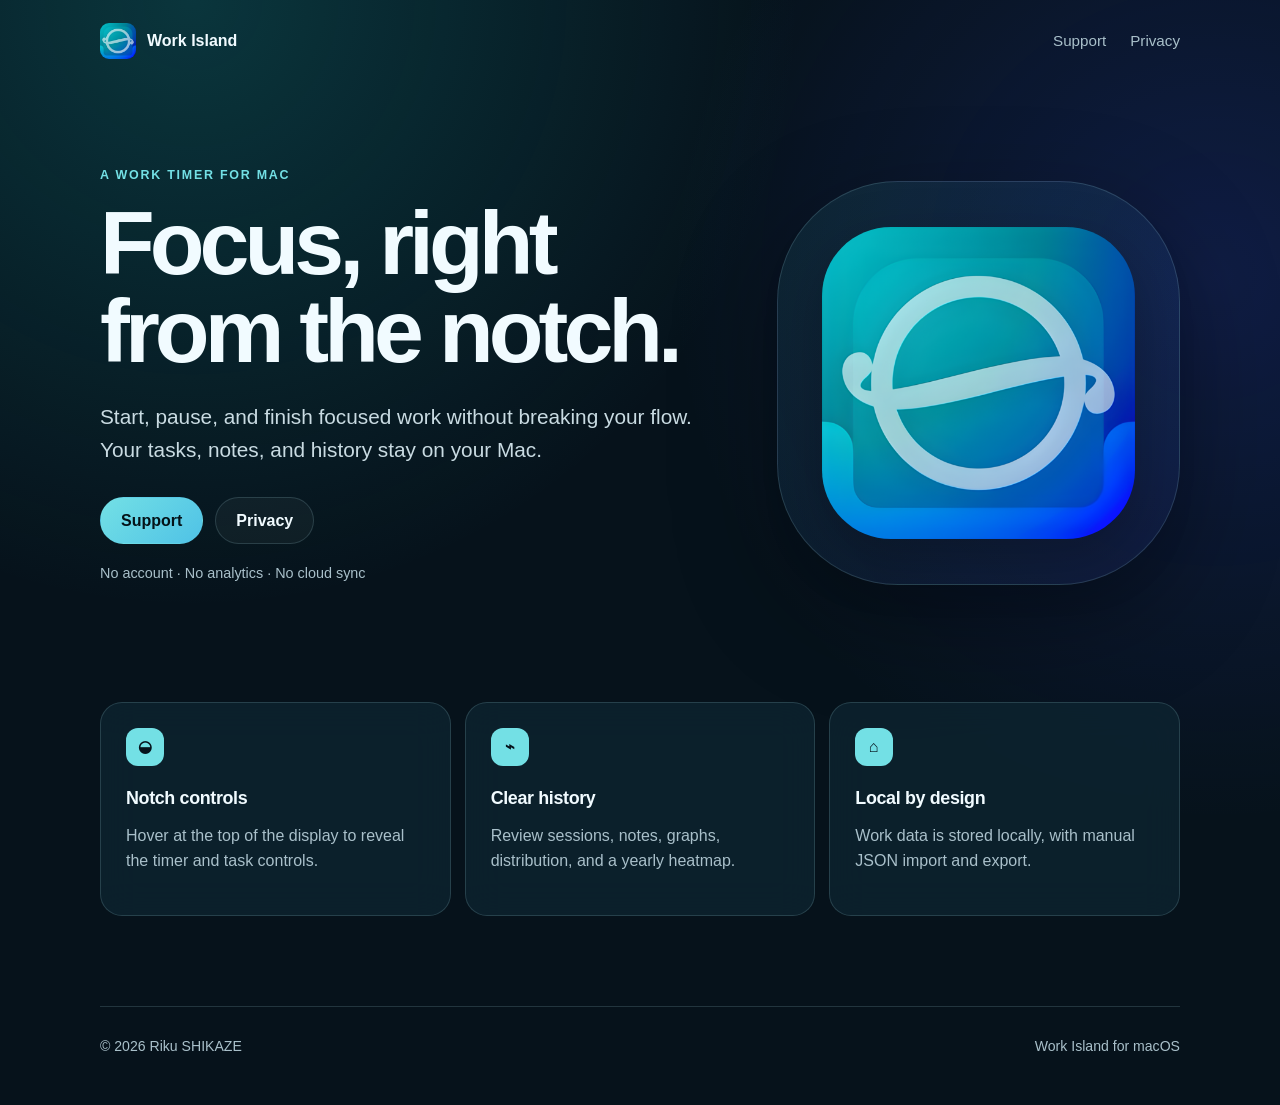
<file: index.html>
<!doctype html>
<html lang="en">
  <head>
    <meta charset="utf-8">
    <meta name="viewport" content="width=device-width, initial-scale=1">
    <meta name="description" content="Work Island is a quiet, local-first work timer for Mac.">
    <meta name="theme-color" content="#06121b">
    <title>Work Island</title>
    <link rel="icon" type="image/svg+xml" href="work-island.svg">
    <link rel="stylesheet" href="styles.css">
    <link rel="stylesheet" href="work-island-image.css">
  </head>
  <body>
    <header class="site-header">
      <a class="brand" href="index.html" aria-label="Work Island home">
        <span class="brand-icon" aria-hidden="true"></span>
        <span>Work Island</span>
      </a>
      <nav aria-label="Primary navigation">
        <a href="support.html">Support</a>
        <a href="privacy.html">Privacy</a>
      </nav>
    </header>

    <main>
      <section class="hero">
        <div class="hero-copy">
          <p class="eyebrow">A work timer for Mac</p>
          <h1>Focus, right from the notch.</h1>
          <p class="lead">Start, pause, and finish focused work without breaking your flow. Your tasks, notes, and history stay on your Mac.</p>
          <div class="actions">
            <a class="button primary" href="support.html">Support</a>
            <a class="button secondary" href="privacy.html">Privacy</a>
          </div>
          <p class="quiet">No account · No analytics · No cloud sync</p>
        </div>
        <div class="icon-card" aria-hidden="true">
          <span class="hero-icon"></span>
        </div>
      </section>

      <section class="features" aria-label="Features">
        <article>
          <span class="feature-icon">◒</span>
          <h2>Notch controls</h2>
          <p>Hover at the top of the display to reveal the timer and task controls.</p>
        </article>
        <article>
          <span class="feature-icon">⌁</span>
          <h2>Clear history</h2>
          <p>Review sessions, notes, graphs, distribution, and a yearly heatmap.</p>
        </article>
        <article>
          <span class="feature-icon">⌂</span>
          <h2>Local by design</h2>
          <p>Work data is stored locally, with manual JSON import and export.</p>
        </article>
      </section>
    </main>

    <footer>
      <span>© 2026 Riku SHIKAZE</span>
      <span>Work Island for macOS</span>
    </footer>
  </body>
</html>
</file>
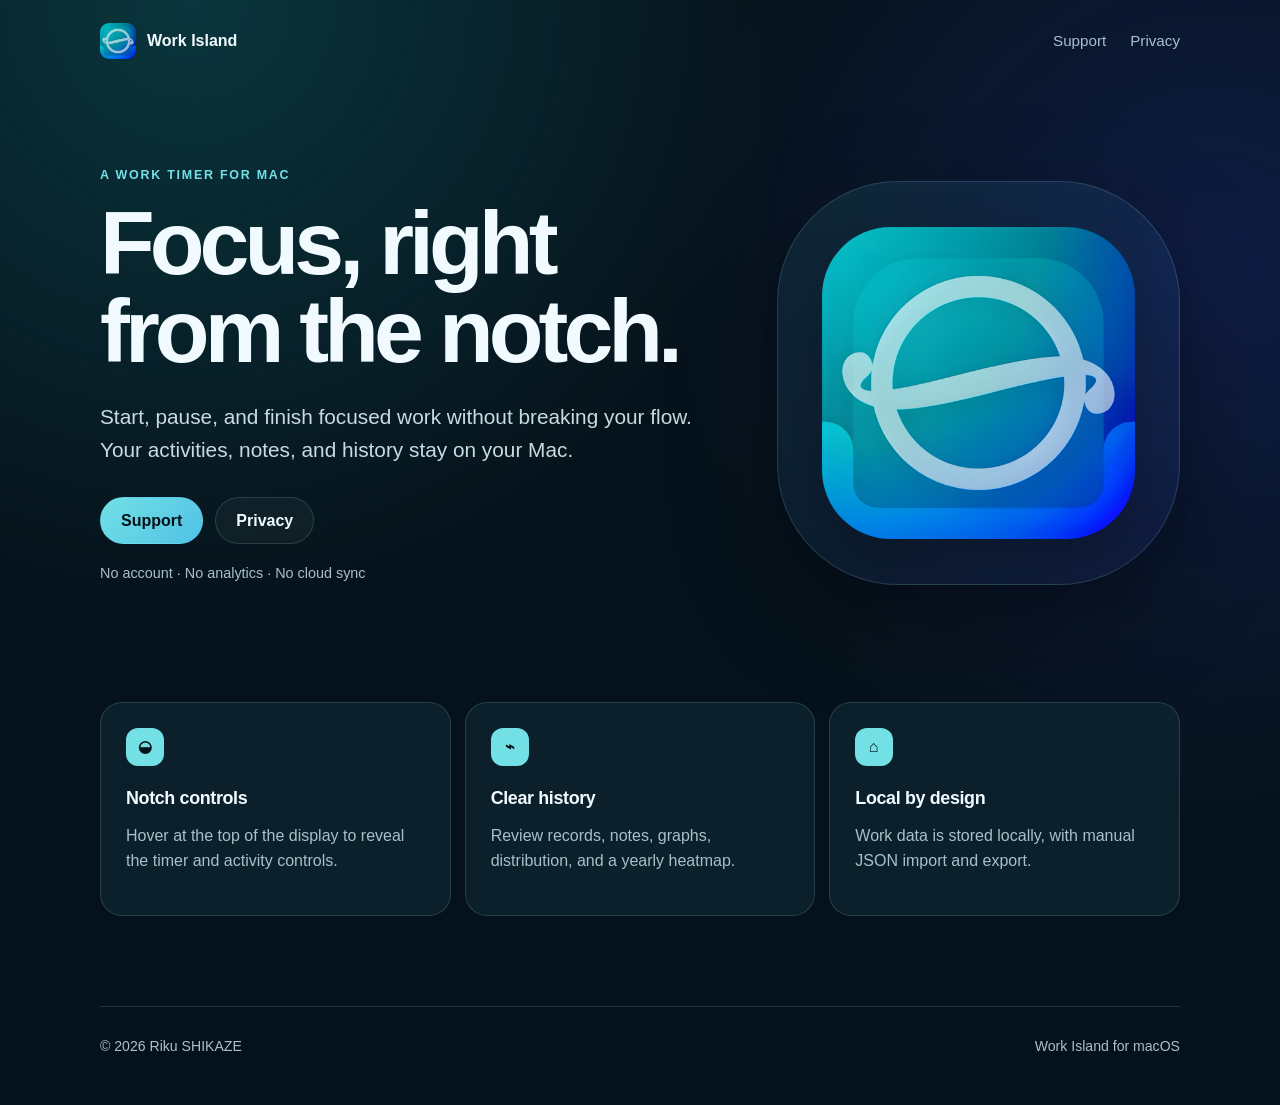
<file: AppStore/Site/index.html>
<!doctype html>
<html lang="en">
  <head>
    <meta charset="utf-8">
    <meta name="viewport" content="width=device-width, initial-scale=1">
    <meta name="description" content="Work Island is a quiet, local-first work timer for Mac.">
    <meta name="theme-color" content="#06121b">
    <title>Work Island</title>
    <link rel="icon" type="image/svg+xml" href="work-island.svg">
    <link rel="stylesheet" href="styles.css">
    <link rel="stylesheet" href="work-island-image.css">
  </head>
  <body>
    <header class="site-header">
      <a class="brand" href="index.html" aria-label="Work Island home">
        <span class="brand-icon" aria-hidden="true"></span>
        <span>Work Island</span>
      </a>
      <nav aria-label="Primary navigation">
        <a href="support.html">Support</a>
        <a href="privacy.html">Privacy</a>
      </nav>
    </header>

    <main>
      <section class="hero">
        <div class="hero-copy">
          <p class="eyebrow">A work timer for Mac</p>
          <h1>Focus, right from the notch.</h1>
          <p class="lead">Start, pause, and finish focused work without breaking your flow. Your activities, notes, and history stay on your Mac.</p>
          <div class="actions">
            <a class="button primary" href="support.html">Support</a>
            <a class="button secondary" href="privacy.html">Privacy</a>
          </div>
          <p class="quiet">No account · No analytics · No cloud sync</p>
        </div>
        <div class="icon-card" aria-hidden="true">
          <span class="hero-icon"></span>
        </div>
      </section>

      <section class="features" aria-label="Features">
        <article>
          <span class="feature-icon">◒</span>
          <h2>Notch controls</h2>
          <p>Hover at the top of the display to reveal the timer and activity controls.</p>
        </article>
        <article>
          <span class="feature-icon">⌁</span>
          <h2>Clear history</h2>
          <p>Review records, notes, graphs, distribution, and a yearly heatmap.</p>
        </article>
        <article>
          <span class="feature-icon">⌂</span>
          <h2>Local by design</h2>
          <p>Work data is stored locally, with manual JSON import and export.</p>
        </article>
      </section>
    </main>

    <footer>
      <span>© 2026 Riku SHIKAZE</span>
      <span>Work Island for macOS</span>
    </footer>
  </body>
</html>
</file>
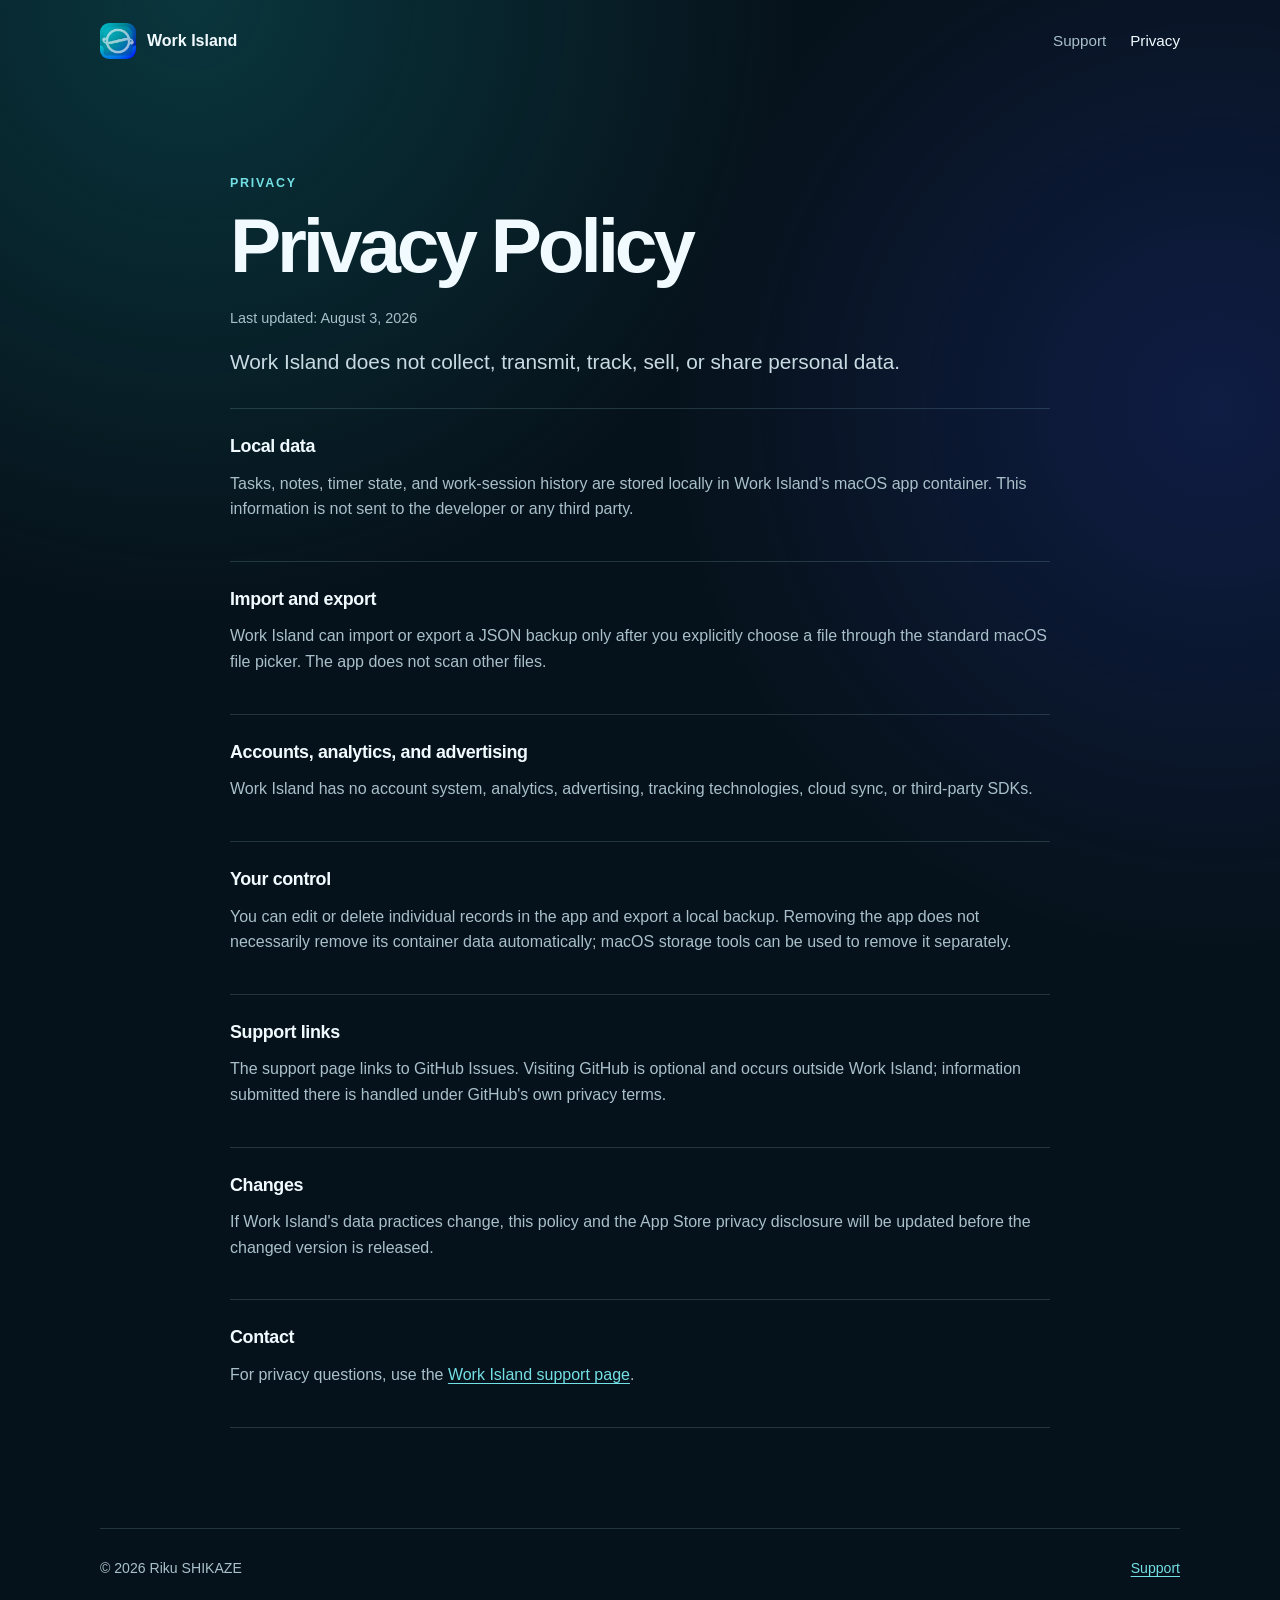
<file: privacy.html>
<!doctype html>
<html lang="en">
  <head>
    <meta charset="utf-8">
    <meta name="viewport" content="width=device-width, initial-scale=1">
    <meta name="description" content="Privacy policy for Work Island on Mac.">
    <meta name="theme-color" content="#06121b">
    <title>Privacy · Work Island</title>
    <link rel="icon" type="image/svg+xml" href="work-island.svg">
    <link rel="stylesheet" href="styles.css">
    <link rel="stylesheet" href="work-island-image.css">
  </head>
  <body>
    <header class="site-header">
      <a class="brand" href="index.html" aria-label="Work Island home">
        <span class="brand-icon" aria-hidden="true"></span>
        <span>Work Island</span>
      </a>
      <nav aria-label="Primary navigation">
        <a href="support.html">Support</a>
        <a class="current" href="privacy.html">Privacy</a>
      </nav>
    </header>

    <main class="document policy">
      <p class="eyebrow">Privacy</p>
      <h1>Privacy Policy</h1>
      <p class="quiet">Last updated: August 3, 2026</p>
      <p class="lead">Work Island does not collect, transmit, track, sell, or share personal data.</p>

      <section>
        <h2>Local data</h2>
        <p>Tasks, notes, timer state, and work-session history are stored locally in Work Island's macOS app container. This information is not sent to the developer or any third party.</p>
      </section>

      <section>
        <h2>Import and export</h2>
        <p>Work Island can import or export a JSON backup only after you explicitly choose a file through the standard macOS file picker. The app does not scan other files.</p>
      </section>

      <section>
        <h2>Accounts, analytics, and advertising</h2>
        <p>Work Island has no account system, analytics, advertising, tracking technologies, cloud sync, or third-party SDKs.</p>
      </section>

      <section>
        <h2>Your control</h2>
        <p>You can edit or delete individual records in the app and export a local backup. Removing the app does not necessarily remove its container data automatically; macOS storage tools can be used to remove it separately.</p>
      </section>

      <section>
        <h2>Support links</h2>
        <p>The support page links to GitHub Issues. Visiting GitHub is optional and occurs outside Work Island; information submitted there is handled under GitHub's own privacy terms.</p>
      </section>

      <section>
        <h2>Changes</h2>
        <p>If Work Island's data practices change, this policy and the App Store privacy disclosure will be updated before the changed version is released.</p>
      </section>

      <section>
        <h2>Contact</h2>
        <p>For privacy questions, use the <a href="support.html">Work Island support page</a>.</p>
      </section>
    </main>

    <footer>
      <span>© 2026 Riku SHIKAZE</span>
      <a href="support.html">Support</a>
    </footer>
  </body>
</html>
</file>
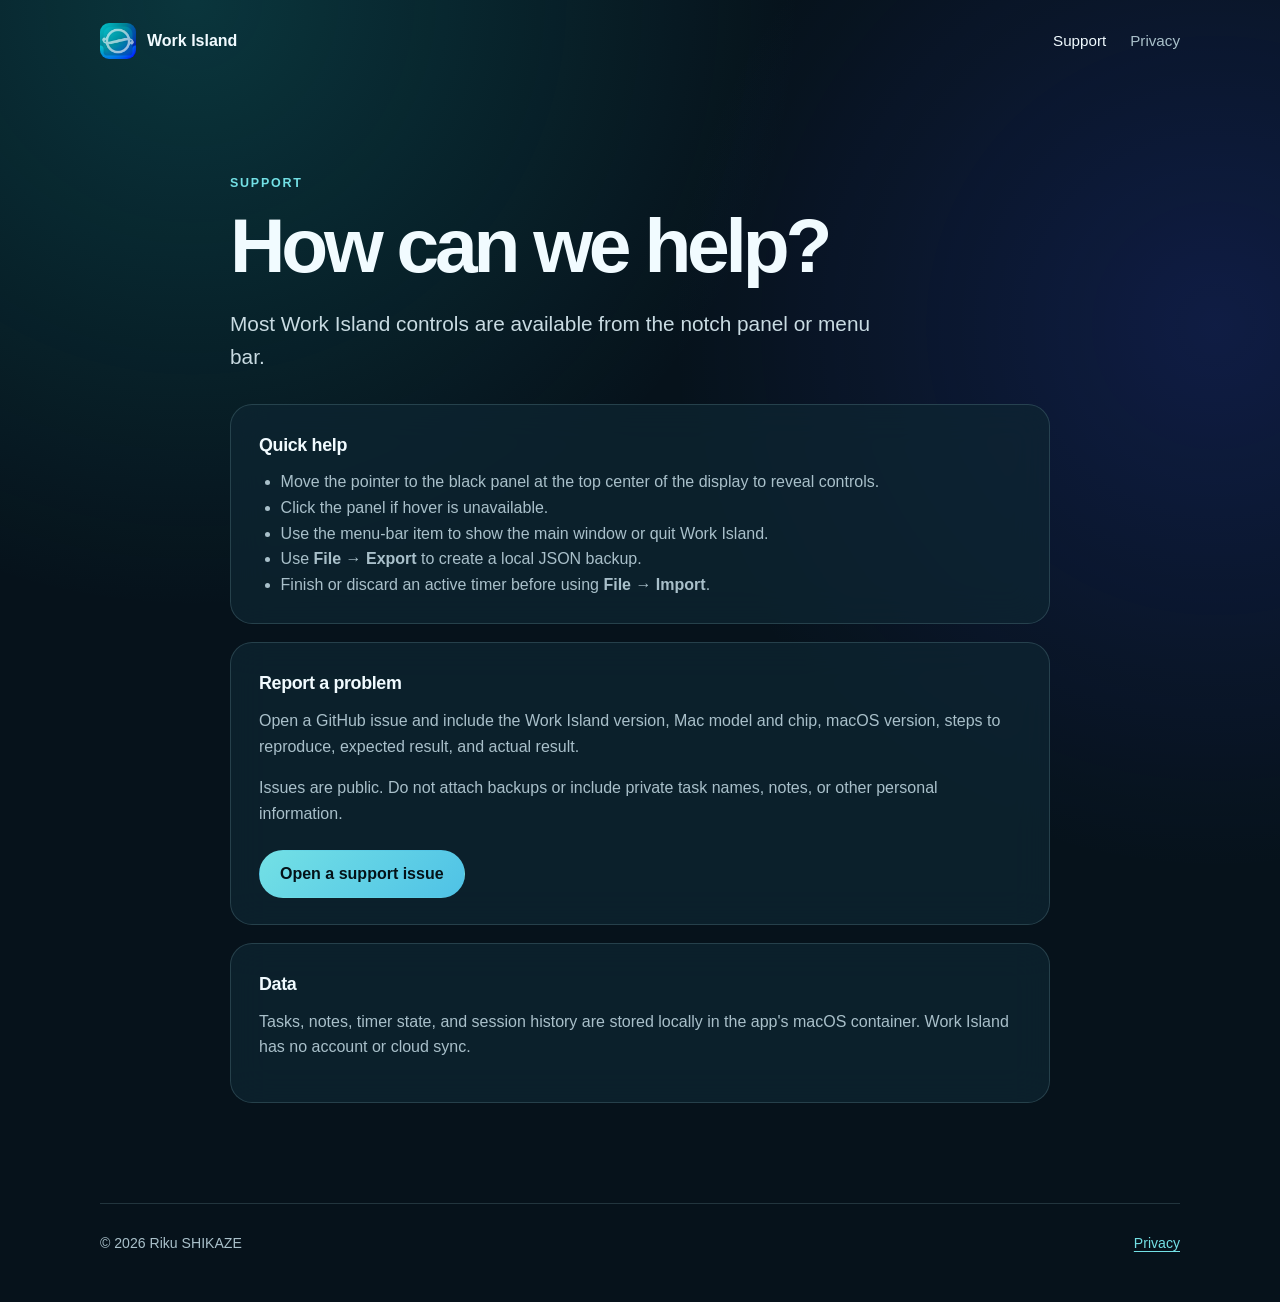
<file: support.html>
<!doctype html>
<html lang="en">
  <head>
    <meta charset="utf-8">
    <meta name="viewport" content="width=device-width, initial-scale=1">
    <meta name="description" content="Help and support for Work Island on Mac.">
    <meta name="theme-color" content="#06121b">
    <title>Support · Work Island</title>
    <link rel="icon" type="image/svg+xml" href="work-island.svg">
    <link rel="stylesheet" href="styles.css">
    <link rel="stylesheet" href="work-island-image.css">
  </head>
  <body>
    <header class="site-header">
      <a class="brand" href="index.html" aria-label="Work Island home">
        <span class="brand-icon" aria-hidden="true"></span>
        <span>Work Island</span>
      </a>
      <nav aria-label="Primary navigation">
        <a class="current" href="support.html">Support</a>
        <a href="privacy.html">Privacy</a>
      </nav>
    </header>

    <main class="document">
      <p class="eyebrow">Support</p>
      <h1>How can we help?</h1>
      <p class="lead">Most Work Island controls are available from the notch panel or menu bar.</p>

      <section class="info-card">
        <h2>Quick help</h2>
        <ul>
          <li>Move the pointer to the black panel at the top center of the display to reveal controls.</li>
          <li>Click the panel if hover is unavailable.</li>
          <li>Use the menu-bar item to show the main window or quit Work Island.</li>
          <li>Use <strong>File → Export</strong> to create a local JSON backup.</li>
          <li>Finish or discard an active timer before using <strong>File → Import</strong>.</li>
        </ul>
      </section>

      <section class="info-card">
        <h2>Report a problem</h2>
        <p>Open a GitHub issue and include the Work Island version, Mac model and chip, macOS version, steps to reproduce, expected result, and actual result.</p>
        <p>Issues are public. Do not attach backups or include private task names, notes, or other personal information.</p>
        <a class="button primary" href="https://github.com/shikaland0927-ctrl/work-island/issues/new?title=Work%20Island%20support%3A%20">Open a support issue</a>
      </section>

      <section class="info-card">
        <h2>Data</h2>
        <p>Tasks, notes, timer state, and session history are stored locally in the app's macOS container. Work Island has no account or cloud sync.</p>
      </section>
    </main>

    <footer>
      <span>© 2026 Riku SHIKAZE</span>
      <a href="privacy.html">Privacy</a>
    </footer>
  </body>
</html>
</file>
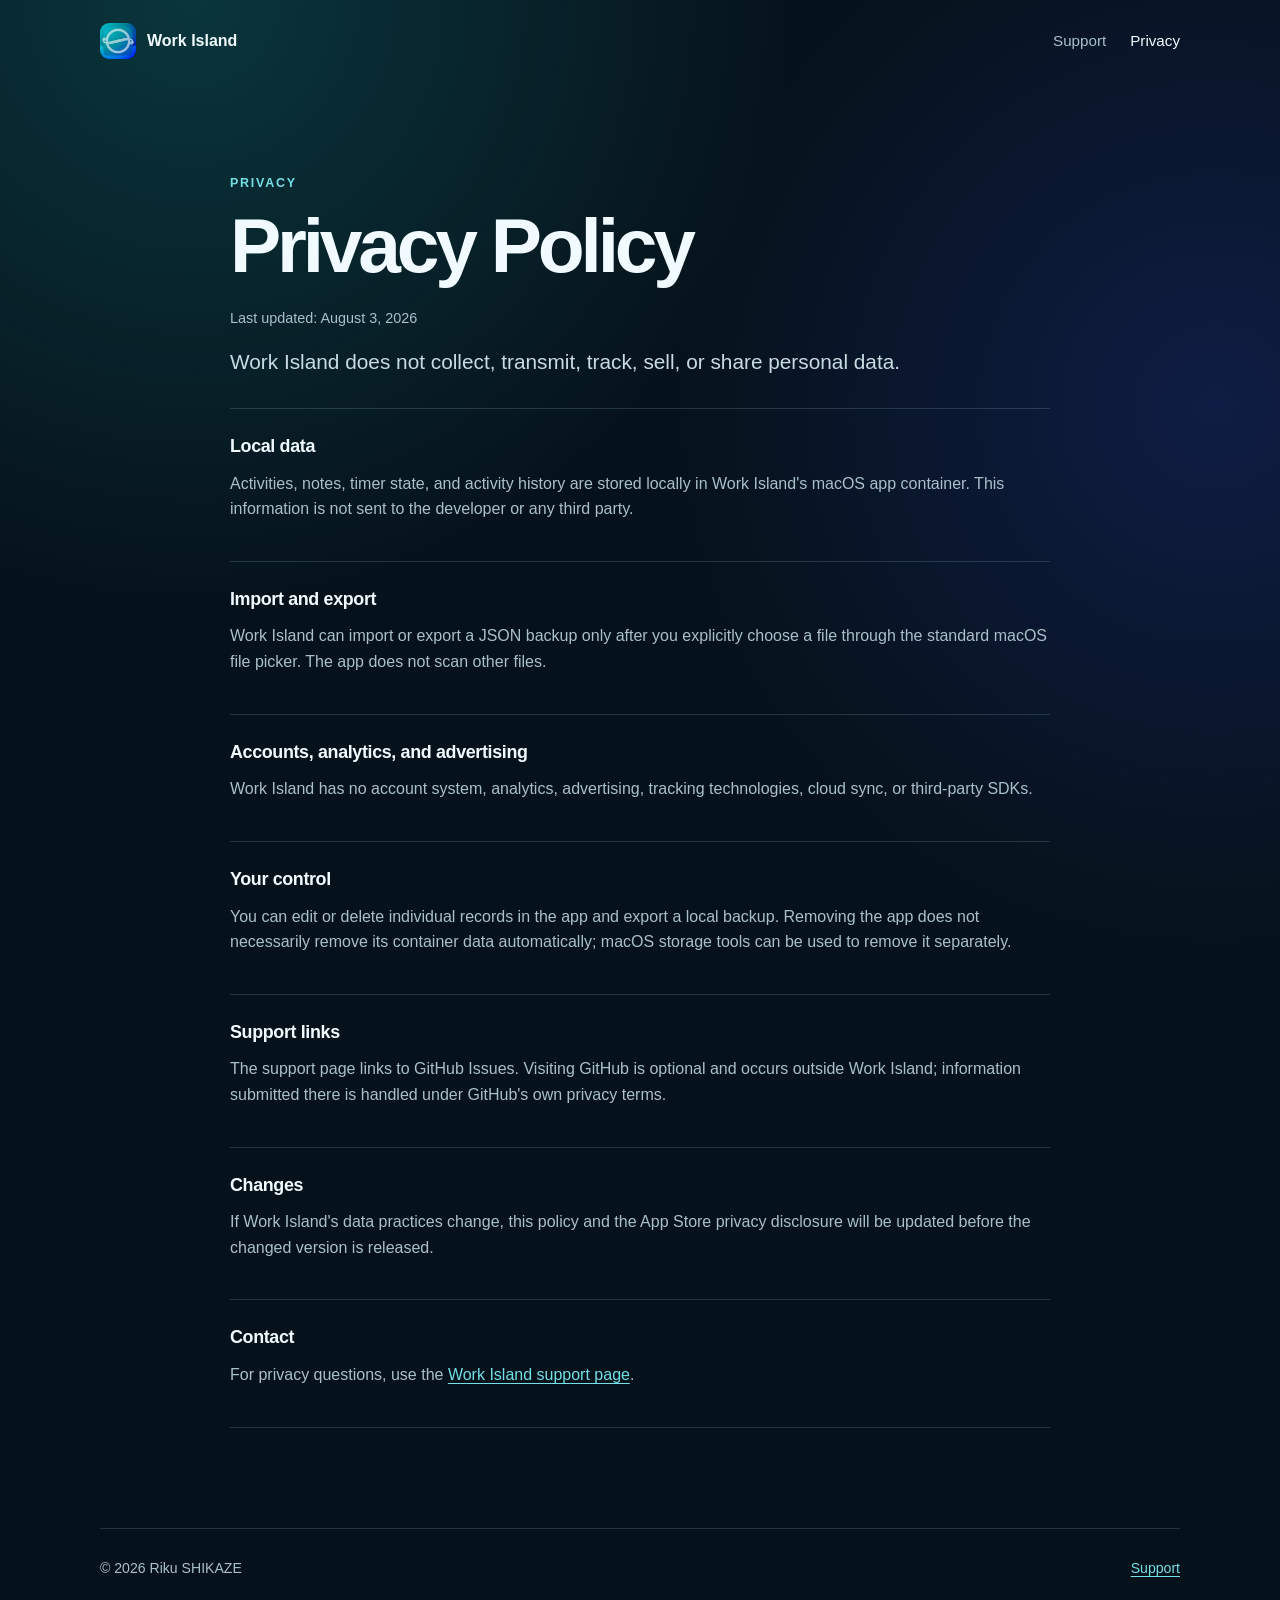
<file: AppStore/Site/privacy.html>
<!doctype html>
<html lang="en">
  <head>
    <meta charset="utf-8">
    <meta name="viewport" content="width=device-width, initial-scale=1">
    <meta name="description" content="Privacy policy for Work Island on Mac.">
    <meta name="theme-color" content="#06121b">
    <title>Privacy · Work Island</title>
    <link rel="icon" type="image/svg+xml" href="work-island.svg">
    <link rel="stylesheet" href="styles.css">
    <link rel="stylesheet" href="work-island-image.css">
  </head>
  <body>
    <header class="site-header">
      <a class="brand" href="index.html" aria-label="Work Island home">
        <span class="brand-icon" aria-hidden="true"></span>
        <span>Work Island</span>
      </a>
      <nav aria-label="Primary navigation">
        <a href="support.html">Support</a>
        <a class="current" href="privacy.html">Privacy</a>
      </nav>
    </header>

    <main class="document policy">
      <p class="eyebrow">Privacy</p>
      <h1>Privacy Policy</h1>
      <p class="quiet">Last updated: August 3, 2026</p>
      <p class="lead">Work Island does not collect, transmit, track, sell, or share personal data.</p>

      <section>
        <h2>Local data</h2>
        <p>Activities, notes, timer state, and activity history are stored locally in Work Island's macOS app container. This information is not sent to the developer or any third party.</p>
      </section>

      <section>
        <h2>Import and export</h2>
        <p>Work Island can import or export a JSON backup only after you explicitly choose a file through the standard macOS file picker. The app does not scan other files.</p>
      </section>

      <section>
        <h2>Accounts, analytics, and advertising</h2>
        <p>Work Island has no account system, analytics, advertising, tracking technologies, cloud sync, or third-party SDKs.</p>
      </section>

      <section>
        <h2>Your control</h2>
        <p>You can edit or delete individual records in the app and export a local backup. Removing the app does not necessarily remove its container data automatically; macOS storage tools can be used to remove it separately.</p>
      </section>

      <section>
        <h2>Support links</h2>
        <p>The support page links to GitHub Issues. Visiting GitHub is optional and occurs outside Work Island; information submitted there is handled under GitHub's own privacy terms.</p>
      </section>

      <section>
        <h2>Changes</h2>
        <p>If Work Island's data practices change, this policy and the App Store privacy disclosure will be updated before the changed version is released.</p>
      </section>

      <section>
        <h2>Contact</h2>
        <p>For privacy questions, use the <a href="support.html">Work Island support page</a>.</p>
      </section>
    </main>

    <footer>
      <span>© 2026 Riku SHIKAZE</span>
      <a href="support.html">Support</a>
    </footer>
  </body>
</html>
</file>
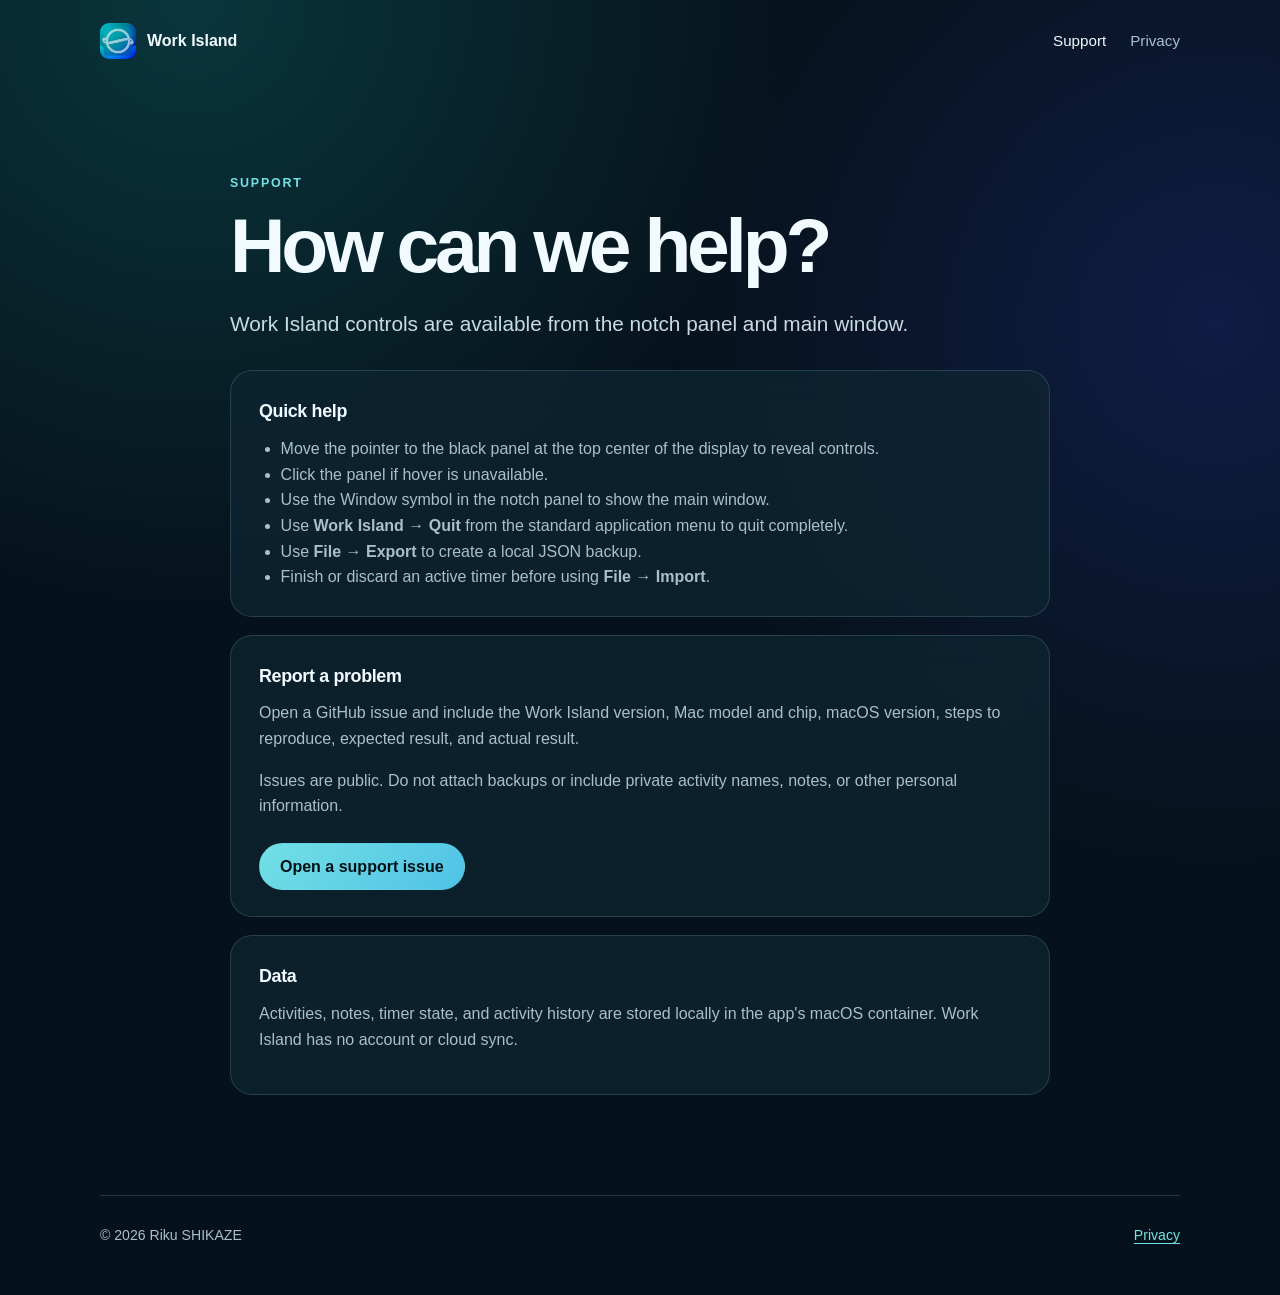
<file: AppStore/Site/support.html>
<!doctype html>
<html lang="en">
  <head>
    <meta charset="utf-8">
    <meta name="viewport" content="width=device-width, initial-scale=1">
    <meta name="description" content="Help and support for Work Island on Mac.">
    <meta name="theme-color" content="#06121b">
    <title>Support · Work Island</title>
    <link rel="icon" type="image/svg+xml" href="work-island.svg">
    <link rel="stylesheet" href="styles.css">
    <link rel="stylesheet" href="work-island-image.css">
  </head>
  <body>
    <header class="site-header">
      <a class="brand" href="index.html" aria-label="Work Island home">
        <span class="brand-icon" aria-hidden="true"></span>
        <span>Work Island</span>
      </a>
      <nav aria-label="Primary navigation">
        <a class="current" href="support.html">Support</a>
        <a href="privacy.html">Privacy</a>
      </nav>
    </header>

    <main class="document">
      <p class="eyebrow">Support</p>
      <h1>How can we help?</h1>
      <p class="lead">Work Island controls are available from the notch panel and main window.</p>

      <section class="info-card">
        <h2>Quick help</h2>
        <ul>
          <li>Move the pointer to the black panel at the top center of the display to reveal controls.</li>
          <li>Click the panel if hover is unavailable.</li>
          <li>Use the Window symbol in the notch panel to show the main window.</li>
          <li>Use <strong>Work Island → Quit</strong> from the standard application menu to quit completely.</li>
          <li>Use <strong>File → Export</strong> to create a local JSON backup.</li>
          <li>Finish or discard an active timer before using <strong>File → Import</strong>.</li>
        </ul>
      </section>

      <section class="info-card">
        <h2>Report a problem</h2>
        <p>Open a GitHub issue and include the Work Island version, Mac model and chip, macOS version, steps to reproduce, expected result, and actual result.</p>
        <p>Issues are public. Do not attach backups or include private activity names, notes, or other personal information.</p>
        <a class="button primary" href="https://github.com/shikaland0927-ctrl/work-island/issues/new?title=Work%20Island%20support%3A%20">Open a support issue</a>
      </section>

      <section class="info-card">
        <h2>Data</h2>
        <p>Activities, notes, timer state, and activity history are stored locally in the app's macOS container. Work Island has no account or cloud sync.</p>
      </section>
    </main>

    <footer>
      <span>© 2026 Riku SHIKAZE</span>
      <a href="privacy.html">Privacy</a>
    </footer>
  </body>
</html>
</file>
<file: styles.css>
:root {
  color-scheme: dark;
  --bg: #06121b;
  --surface: rgba(15, 38, 51, 0.72);
  --surface-strong: #102d3a;
  --line: rgba(177, 232, 240, 0.16);
  --text: #f1fbff;
  --muted: #a9c0ca;
  --accent: #73e0e5;
  --accent-strong: #4fc2e6;
  --blue: #5867ff;
  --max: 1080px;
}

* {
  box-sizing: border-box;
}

html {
  background: var(--bg);
}

body {
  min-height: 100vh;
  margin: 0;
  color: var(--text);
  background:
    radial-gradient(circle at 15% 0%, rgba(23, 180, 180, 0.22), transparent 38rem),
    radial-gradient(circle at 95% 25%, rgba(58, 76, 255, 0.18), transparent 34rem),
    var(--bg);
  font-family: -apple-system, BlinkMacSystemFont, "SF Pro Text", "Segoe UI", sans-serif;
  line-height: 1.6;
}

a {
  color: var(--accent);
  text-underline-offset: 0.2em;
}

.site-header,
main,
footer {
  width: min(calc(100% - 40px), var(--max));
  margin-inline: auto;
}

.site-header {
  display: flex;
  align-items: center;
  justify-content: space-between;
  min-height: 82px;
}

.brand {
  display: inline-flex;
  align-items: center;
  gap: 11px;
  color: var(--text);
  font-weight: 700;
  text-decoration: none;
}

.brand-icon {
  display: block;
  width: 36px;
  height: 36px;
  border-radius: 9px;
  background-position: center;
  background-size: cover;
}

nav {
  display: flex;
  gap: 24px;
}

nav a {
  color: var(--muted);
  font-size: 0.95rem;
  text-decoration: none;
}

nav a:hover,
nav a.current {
  color: var(--text);
}

.hero {
  display: grid;
  grid-template-columns: 1.2fr 0.8fr;
  align-items: center;
  gap: 72px;
  min-height: 620px;
  padding: 70px 0 88px;
}

.eyebrow {
  margin: 0 0 14px;
  color: var(--accent);
  font-size: 0.78rem;
  font-weight: 750;
  letter-spacing: 0.14em;
  text-transform: uppercase;
}

h1,
h2,
p {
  margin-top: 0;
}

h1 {
  max-width: 760px;
  margin-bottom: 24px;
  font-size: clamp(2.8rem, 7vw, 5.7rem);
  line-height: 0.98;
  letter-spacing: -0.055em;
}

h2 {
  margin-bottom: 10px;
  font-size: 1.12rem;
  letter-spacing: -0.02em;
}

.lead {
  max-width: 680px;
  margin-bottom: 30px;
  color: #c9dbe2;
  font-size: clamp(1.08rem, 2vw, 1.3rem);
}

.actions {
  display: flex;
  flex-wrap: wrap;
  gap: 12px;
  margin-bottom: 18px;
}

.button {
  display: inline-flex;
  min-height: 46px;
  align-items: center;
  justify-content: center;
  border: 1px solid var(--line);
  border-radius: 999px;
  padding: 10px 20px;
  font-weight: 700;
  text-decoration: none;
  transition: transform 150ms ease, border-color 150ms ease, background 150ms ease;
}

.button:hover {
  transform: translateY(-1px);
}

.button.primary {
  border-color: transparent;
  color: #041218;
  background: linear-gradient(135deg, var(--accent), var(--accent-strong));
}

.button.secondary {
  color: var(--text);
  background: rgba(255, 255, 255, 0.04);
}

.quiet {
  color: var(--muted);
  font-size: 0.9rem;
}

.icon-card {
  display: grid;
  place-items: center;
  aspect-ratio: 1;
  border: 1px solid var(--line);
  border-radius: 30%;
  background: linear-gradient(145deg, rgba(72, 226, 223, 0.09), rgba(65, 74, 234, 0.09));
  box-shadow: 0 35px 100px rgba(0, 0, 0, 0.35);
}

.hero-icon {
  display: block;
  width: 78%;
  aspect-ratio: 1;
  border-radius: 22%;
  background-position: center;
  background-size: cover;
  filter: drop-shadow(0 20px 28px rgba(0, 0, 0, 0.24));
}

.features {
  display: grid;
  grid-template-columns: repeat(3, 1fr);
  gap: 14px;
  padding-bottom: 90px;
}

.features article,
.info-card {
  border: 1px solid var(--line);
  border-radius: 22px;
  background: var(--surface);
  backdrop-filter: blur(18px);
}

.features article {
  padding: 25px;
}

.features p,
.info-card p,
.info-card li,
.policy section p {
  color: var(--muted);
}

.feature-icon {
  display: grid;
  width: 38px;
  height: 38px;
  margin-bottom: 18px;
  place-items: center;
  border-radius: 12px;
  color: #06121b;
  background: var(--accent);
  font-weight: 800;
}

.document {
  max-width: 820px;
  padding: 92px 0 100px;
}

.document h1 {
  font-size: clamp(2.8rem, 7vw, 4.8rem);
}

.info-card {
  margin-top: 18px;
  padding: 26px 28px;
}

.info-card ul {
  margin: 0;
  padding-left: 1.35rem;
}

.info-card .button {
  margin-top: 8px;
}

.policy section {
  padding: 23px 0;
  border-top: 1px solid var(--line);
}

.policy section:last-child {
  border-bottom: 1px solid var(--line);
}

footer {
  display: flex;
  justify-content: space-between;
  gap: 16px;
  padding: 28px 0 48px;
  border-top: 1px solid var(--line);
  color: var(--muted);
  font-size: 0.88rem;
}

@media (max-width: 760px) {
  .site-header {
    min-height: 70px;
  }

  nav {
    gap: 16px;
  }

  .hero {
    grid-template-columns: 1fr;
    gap: 38px;
    padding-top: 62px;
  }

  .icon-card {
    width: min(82vw, 390px);
    margin-inline: auto;
  }

  .features {
    grid-template-columns: 1fr;
  }

  .document {
    padding-top: 60px;
  }

  footer {
    flex-direction: column;
  }
}

@media (prefers-reduced-motion: reduce) {
  .button {
    transition: none;
  }
}
</file>
<file: work-island-image.css>
.brand-icon,
.hero-icon {
  background-image: url("[data-uri]");
}
</file>
<file: AppStore/Site/styles.css>
:root {
  color-scheme: dark;
  --bg: #06121b;
  --surface: rgba(15, 38, 51, 0.72);
  --surface-strong: #102d3a;
  --line: rgba(177, 232, 240, 0.16);
  --text: #f1fbff;
  --muted: #a9c0ca;
  --accent: #73e0e5;
  --accent-strong: #4fc2e6;
  --blue: #5867ff;
  --max: 1080px;
}

* {
  box-sizing: border-box;
}

html {
  background: var(--bg);
}

body {
  min-height: 100vh;
  margin: 0;
  color: var(--text);
  background:
    radial-gradient(circle at 15% 0%, rgba(23, 180, 180, 0.22), transparent 38rem),
    radial-gradient(circle at 95% 25%, rgba(58, 76, 255, 0.18), transparent 34rem),
    var(--bg);
  font-family: -apple-system, BlinkMacSystemFont, "SF Pro Text", "Segoe UI", sans-serif;
  line-height: 1.6;
}

a {
  color: var(--accent);
  text-underline-offset: 0.2em;
}

.site-header,
main,
footer {
  width: min(calc(100% - 40px), var(--max));
  margin-inline: auto;
}

.site-header {
  display: flex;
  align-items: center;
  justify-content: space-between;
  min-height: 82px;
}

.brand {
  display: inline-flex;
  align-items: center;
  gap: 11px;
  color: var(--text);
  font-weight: 700;
  text-decoration: none;
}

.brand-icon {
  display: block;
  width: 36px;
  height: 36px;
  border-radius: 9px;
  background-position: center;
  background-size: cover;
}

nav {
  display: flex;
  gap: 24px;
}

nav a {
  color: var(--muted);
  font-size: 0.95rem;
  text-decoration: none;
}

nav a:hover,
nav a.current {
  color: var(--text);
}

.hero {
  display: grid;
  grid-template-columns: 1.2fr 0.8fr;
  align-items: center;
  gap: 72px;
  min-height: 620px;
  padding: 70px 0 88px;
}

.eyebrow {
  margin: 0 0 14px;
  color: var(--accent);
  font-size: 0.78rem;
  font-weight: 750;
  letter-spacing: 0.14em;
  text-transform: uppercase;
}

h1,
h2,
p {
  margin-top: 0;
}

h1 {
  max-width: 760px;
  margin-bottom: 24px;
  font-size: clamp(2.8rem, 7vw, 5.7rem);
  line-height: 0.98;
  letter-spacing: -0.055em;
}

h2 {
  margin-bottom: 10px;
  font-size: 1.12rem;
  letter-spacing: -0.02em;
}

.lead {
  max-width: 680px;
  margin-bottom: 30px;
  color: #c9dbe2;
  font-size: clamp(1.08rem, 2vw, 1.3rem);
}

.actions {
  display: flex;
  flex-wrap: wrap;
  gap: 12px;
  margin-bottom: 18px;
}

.button {
  display: inline-flex;
  min-height: 46px;
  align-items: center;
  justify-content: center;
  border: 1px solid var(--line);
  border-radius: 999px;
  padding: 10px 20px;
  font-weight: 700;
  text-decoration: none;
  transition: transform 150ms ease, border-color 150ms ease, background 150ms ease;
}

.button:hover {
  transform: translateY(-1px);
}

.button.primary {
  border-color: transparent;
  color: #041218;
  background: linear-gradient(135deg, var(--accent), var(--accent-strong));
}

.button.secondary {
  color: var(--text);
  background: rgba(255, 255, 255, 0.04);
}

.quiet {
  color: var(--muted);
  font-size: 0.9rem;
}

.icon-card {
  display: grid;
  place-items: center;
  aspect-ratio: 1;
  border: 1px solid var(--line);
  border-radius: 30%;
  background: linear-gradient(145deg, rgba(72, 226, 223, 0.09), rgba(65, 74, 234, 0.09));
  box-shadow: 0 35px 100px rgba(0, 0, 0, 0.35);
}

.hero-icon {
  display: block;
  width: 78%;
  aspect-ratio: 1;
  border-radius: 22%;
  background-position: center;
  background-size: cover;
  filter: drop-shadow(0 20px 28px rgba(0, 0, 0, 0.24));
}

.features {
  display: grid;
  grid-template-columns: repeat(3, 1fr);
  gap: 14px;
  padding-bottom: 90px;
}

.features article,
.info-card {
  border: 1px solid var(--line);
  border-radius: 22px;
  background: var(--surface);
  backdrop-filter: blur(18px);
}

.features article {
  padding: 25px;
}

.features p,
.info-card p,
.info-card li,
.policy section p {
  color: var(--muted);
}

.feature-icon {
  display: grid;
  width: 38px;
  height: 38px;
  margin-bottom: 18px;
  place-items: center;
  border-radius: 12px;
  color: #06121b;
  background: var(--accent);
  font-weight: 800;
}

.document {
  max-width: 820px;
  padding: 92px 0 100px;
}

.document h1 {
  font-size: clamp(2.8rem, 7vw, 4.8rem);
}

.info-card {
  margin-top: 18px;
  padding: 26px 28px;
}

.info-card ul {
  margin: 0;
  padding-left: 1.35rem;
}

.info-card .button {
  margin-top: 8px;
}

.policy section {
  padding: 23px 0;
  border-top: 1px solid var(--line);
}

.policy section:last-child {
  border-bottom: 1px solid var(--line);
}

footer {
  display: flex;
  justify-content: space-between;
  gap: 16px;
  padding: 28px 0 48px;
  border-top: 1px solid var(--line);
  color: var(--muted);
  font-size: 0.88rem;
}

@media (max-width: 760px) {
  .site-header {
    min-height: 70px;
  }

  nav {
    gap: 16px;
  }

  .hero {
    grid-template-columns: 1fr;
    gap: 38px;
    padding-top: 62px;
  }

  .icon-card {
    width: min(82vw, 390px);
    margin-inline: auto;
  }

  .features {
    grid-template-columns: 1fr;
  }

  .document {
    padding-top: 60px;
  }

  footer {
    flex-direction: column;
  }
}

@media (prefers-reduced-motion: reduce) {
  .button {
    transition: none;
  }
}
</file>
<file: AppStore/Site/work-island-image.css>
.brand-icon,
.hero-icon {
  background-image: url("[data-uri]");
}
</file>
